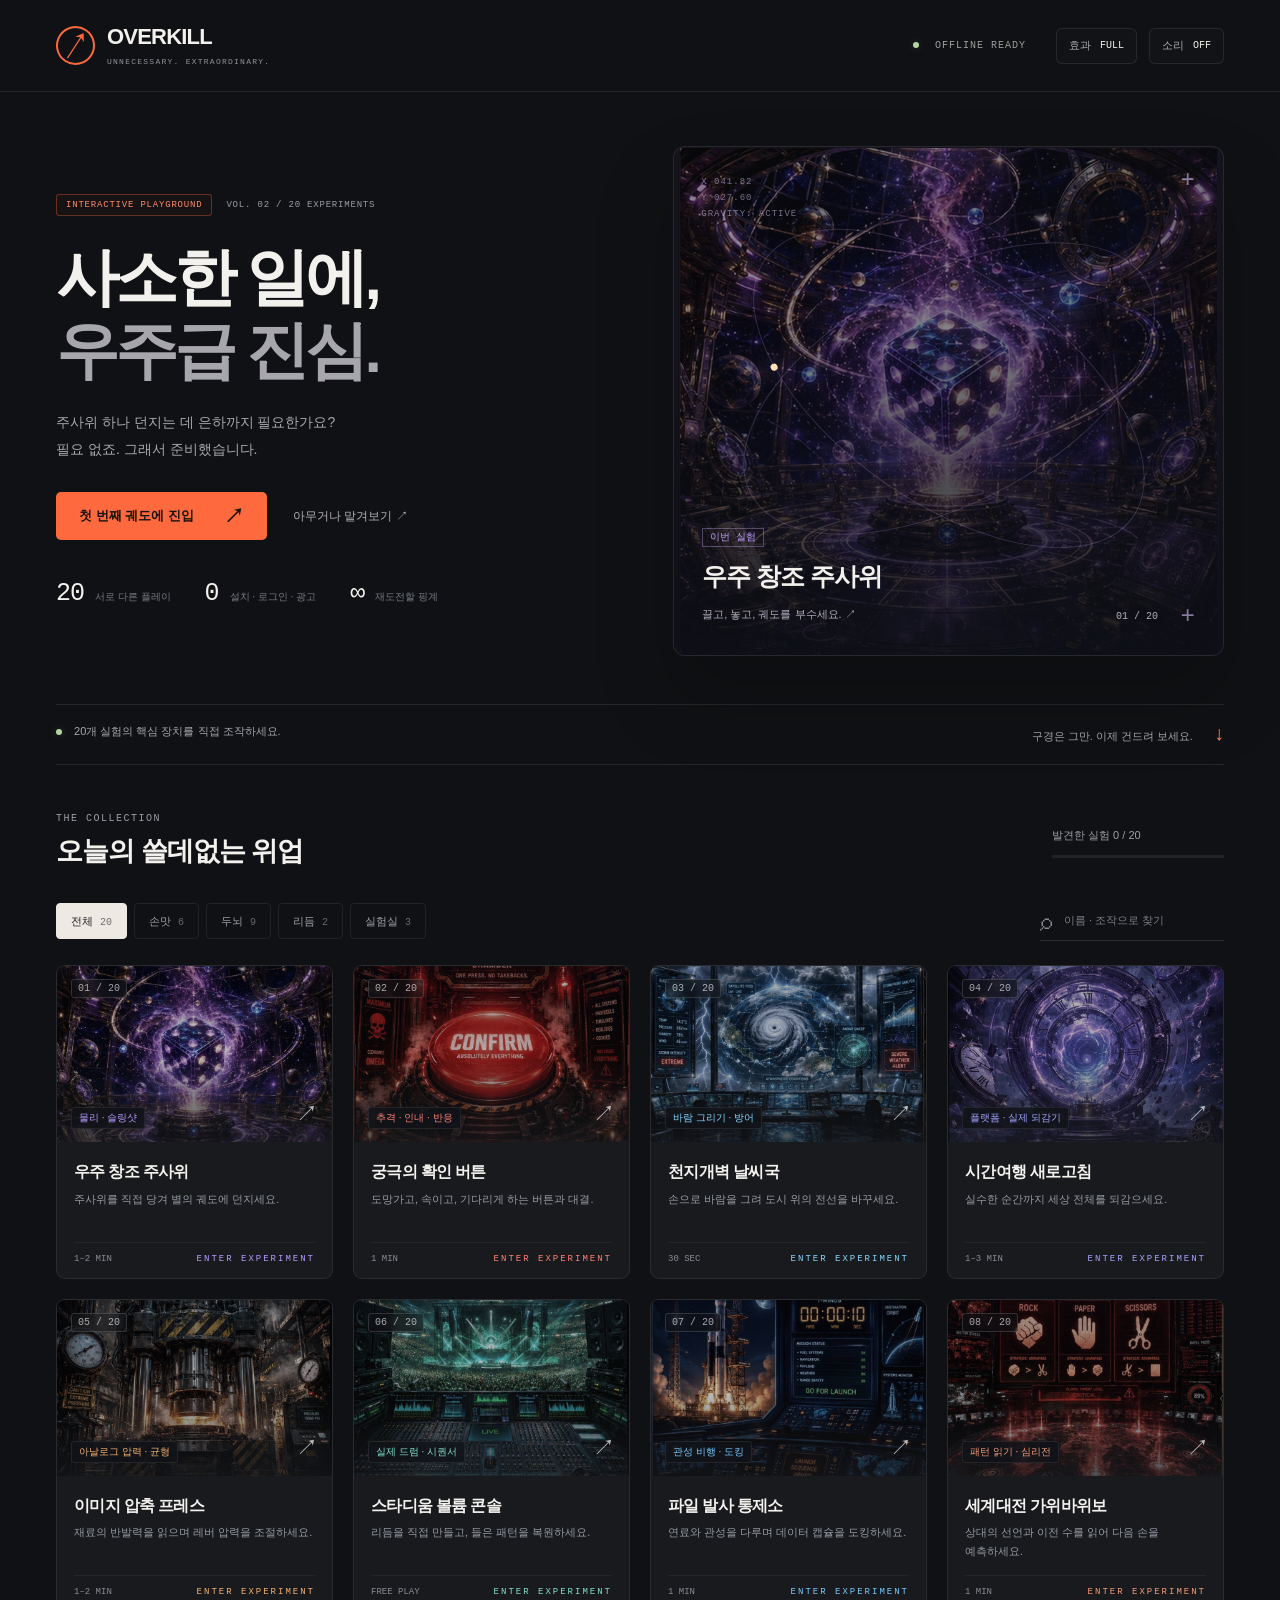
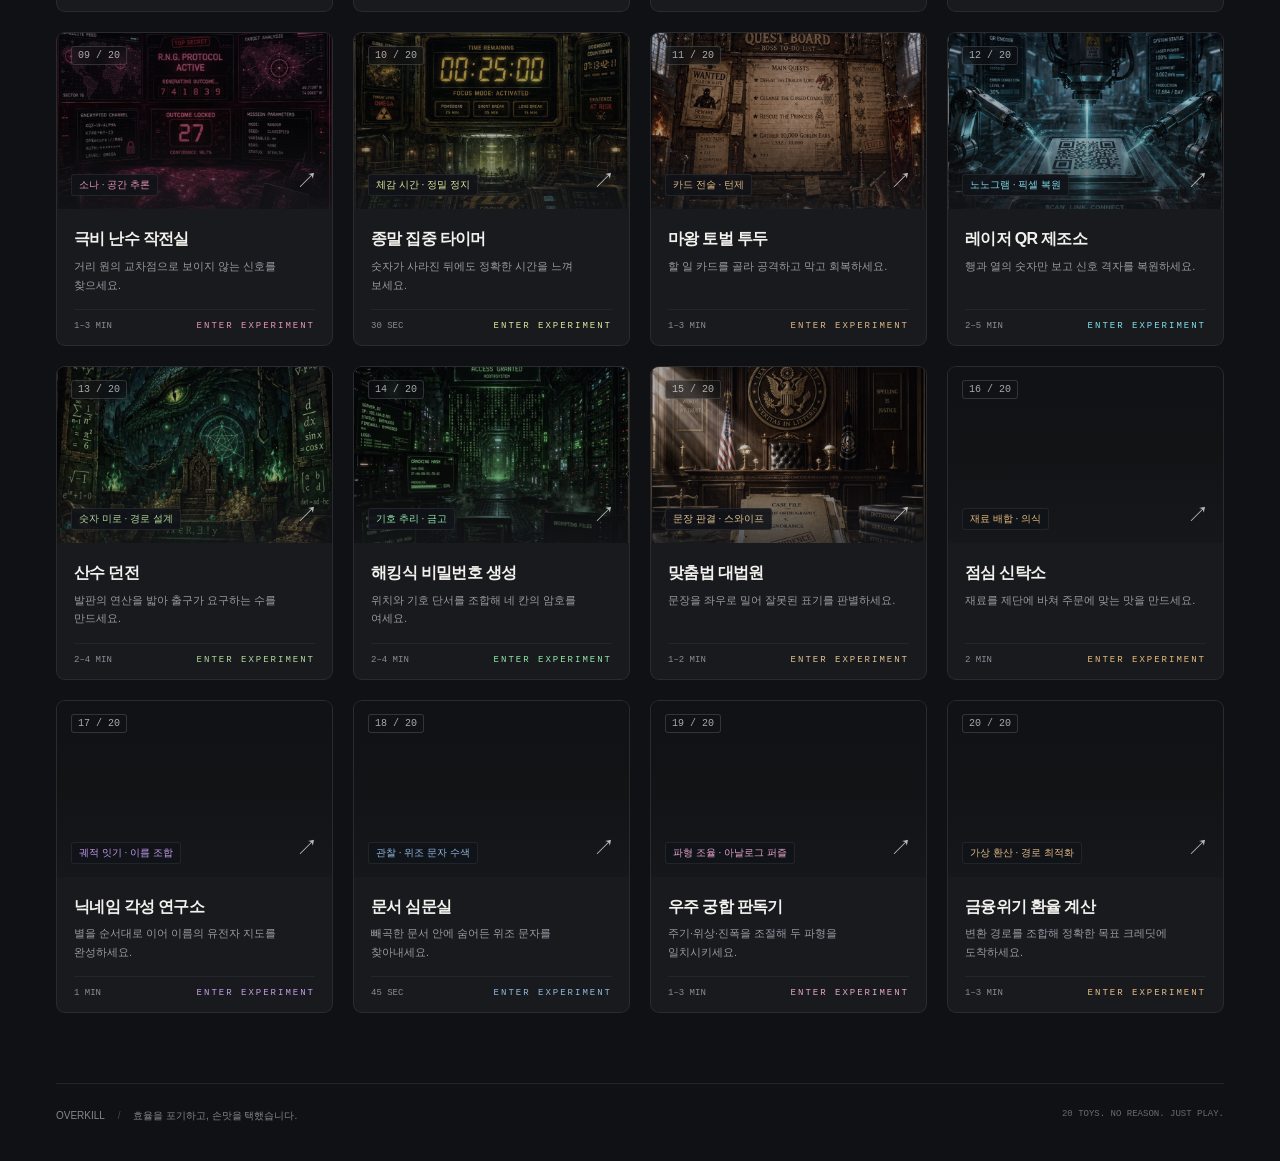
<file: index.html>
<!doctype html>
<html lang="ko">
<head>
<meta charset="utf-8"><meta name="viewport" content="width=device-width, initial-scale=1, viewport-fit=cover">
<meta name="theme-color" content="#101114"><meta name="description" content="사소한 일에 우주급 진심. 서로 다른 조작으로 직접 움직이는 20개의 과잉 설계 오락실.">
<title>OVERKILL — 쓸데없이 거대한 오락실</title>
<link rel="stylesheet" href="assets/arcade.css">
</head>
<body>
<a class="skip-link" href="#catalog">실험 목록으로</a>
<header class="site-header" id="siteHeader">
 <a class="brand" href="#" aria-label="오버킬 오락실 홈"><span class="brand-symbol">O<span>↗</span></span><span>OVERKILL<small>UNNECESSARY. EXTRAORDINARY.</small></span></a>
 <nav class="header-actions" aria-label="환경 설정"><span class="offline"><i></i> OFFLINE READY</span><button class="icon-btn" id="motionToggle" aria-pressed="false" title="효과 줄이기">효과 <b>FULL</b></button><button class="icon-btn" id="soundToggle" aria-pressed="false" title="소리 켜기">소리 <b>OFF</b></button></nav>
</header>
<main id="home">
 <section class="hero">
  <div class="hero-copy"><div class="eyebrow"><span class="pill">INTERACTIVE PLAYGROUND</span><span>VOL. 02 / 20 EXPERIMENTS</span></div>
   <h1>사소한 일에,<br><span>우주급 진심.</span></h1>
   <p>주사위 하나 던지는 데 은하까지 필요한가요?<br>필요 없죠. 그래서 준비했습니다.</p>
   <div class="hero-actions"><button class="primary" data-open="dice">첫 번째 궤도에 진입 <span>↗</span></button><button class="text-btn" id="surprise">아무거나 맡겨보기 ↗</button></div>
   <div class="hero-spec"><div><b>20</b><span>서로 다른 플레이</span></div><div><b>0</b><span>설치 · 로그인 · 광고</span></div><div><b>∞</b><span>재도전할 핑계</span></div></div>
  </div>
  <button class="hero-art" data-open="dice" aria-label="우주 창조 주사위 플레이"><img src="assets/scenes/dice.webp" alt="보랏빛 궤도와 주사위가 떠 있는 우주 관측실" fetchpriority="high"><div class="hero-art-shade"></div><div class="orbit orbit-one"></div><div class="orbit orbit-two"></div><span class="art-cross cross-a">+</span><span class="art-cross cross-b">+</span><span class="art-coordinate">X 041.82<br>Y 027.60<br>GRAVITY: ACTIVE</span><div class="hero-sticker"><span>이번 실험</span><strong>우주 창조 주사위</strong><small>끌고, 놓고, 궤도를 부수세요. ↗</small></div><span class="art-index">01 / 20</span></button>
 </section>
 <div class="manifesto"><span><i></i> 20개 실험의 핵심 장치를 직접 조작하세요.</span><span>구경은 그만. 이제 건드려 보세요. <b>↓</b></span></div>
 <section class="collection" id="catalog" aria-labelledby="collectionTitle"><div class="section-title"><div><div class="eyebrow">THE COLLECTION</div><h2 id="collectionTitle">오늘의 쓸데없는 위업</h2></div><div class="collection-progress"><span id="progressText">발견한 실험 0 / 20</span><div><i id="progressBar"></i></div></div></div>
  <div class="catalog-toolbar"><div class="filters" role="group" aria-label="게임 분류" id="filters"></div><label class="search"><span>⌕</span><input id="gameSearch" type="search" placeholder="이름 · 조작으로 찾기" aria-label="게임 검색"></label></div>
  <div id="gameGrid" class="game-grid"></div><p id="emptySearch" class="empty-search" hidden>해당하는 실험이 없습니다. 다른 이름이나 조작으로 검색하세요.</p>
 </section>
 <footer class="site-footer"><span class="footer-brand">OVERKILL<span> / </span>효율을 포기하고, 손맛을 택했습니다.</span><span>20 TOYS. NO REASON. JUST PLAY.</span></footer>
</main>
<section id="gameView" hidden aria-label="게임 화면"></section>
<div id="toast" role="status" aria-live="polite"></div>
<noscript><p class="no-script">이 오락실은 JavaScript를 사용합니다. 브라우저에서 JavaScript를 켠 후 다시 열어 주세요.</p></noscript>
<script src="assets/js/core.js"></script>
<script src="assets/js/games-physics.js"></script>
<script src="assets/js/games-mind.js"></script>
<script src="assets/js/games-lab.js"></script>
<script src="assets/js/main.js"></script>
</body></html>
</file>
<file: assets/arcade.css>
:root{color-scheme:dark;--bg:#101114;--panel:#17191d;--line:#ffffff16;--ink:#f3f1ed;--muted:#9b9da4;--orange:#ff693e;--accent:#bd9bff;--body:-apple-system,BlinkMacSystemFont,"Segoe UI","Apple SD Gothic Neo","Malgun Gothic",sans-serif;--mono:ui-monospace,SFMono-Regular,Consolas,monospace}
*{box-sizing:border-box}html{scroll-behavior:smooth}body{margin:0;background:var(--bg);color:var(--ink);font-family:var(--body);font-size:15px;line-height:1.6;-webkit-font-smoothing:antialiased}button,input,select,textarea{font:inherit}button,a,input,select,textarea{-webkit-tap-highlight-color:transparent}button{cursor:pointer;color:inherit}button:disabled{opacity:.4;cursor:not-allowed}button{border:0}a{color:inherit;text-decoration:none}button:focus-visible,a:focus-visible,input:focus-visible,canvas:focus-visible,summary:focus-visible,textarea:focus-visible{outline:2px solid var(--accent);outline-offset:4px}button:active:not(:disabled){transform:translateY(1px)}[hidden]{display:none!important}::selection{background:#ff693e;color:#101114}.skip-link{position:fixed;top:-80px;background:var(--orange);color:#101114;padding:10px 24px;z-index:100}.skip-link:focus{top:0}.site-header{height:92px;max-width:1536px;margin:auto;padding:0 56px;display:flex;align-items:center;justify-content:space-between;border-bottom:1px solid var(--line)}.brand{display:flex;gap:12px;align-items:center;font-weight:900;font-size:22px;letter-spacing:-.8px;line-height:1.1}.brand-symbol{display:grid;place-items:center;border:2px solid var(--orange);border-radius:50%;color:var(--orange);width:39px;height:39px;font-size:0;transform:rotate(-12deg)}.brand-symbol span{font-size:33px;font-weight:500;line-height:1}.brand small{display:block;font:8px var(--mono);letter-spacing:1.25px;margin-top:7px;color:#929399}.header-actions{display:flex;align-items:center;gap:12px}.offline{font:10px var(--mono);color:#9ca09a;margin-right:18px;letter-spacing:1px}.offline i,.manifesto i{display:inline-block;width:6px;height:6px;background:#b6d4a0;border-radius:50%;margin-right:9px;box-shadow:0 0 10px #b6d4a033}.icon-btn{height:36px;padding:0 12px;border:1px solid var(--line);border-radius:6px;background:#ffffff03;color:#adaeb2;font-size:11px;display:flex;gap:9px;align-items:center;white-space:nowrap}.icon-btn b{font:10px var(--mono);color:var(--ink)}.icon-btn:hover{border-color:#ffffff50}.icon-btn[aria-pressed=true]{background:#ffffff0b;border-color:#ffffff35}#home{max-width:1536px;margin:auto;padding:0 56px}.hero{display:grid;grid-template-columns:1.03fr 1fr;min-height:605px;align-items:center;gap:50px;padding:54px 0 48px}.eyebrow{font:10px var(--mono);letter-spacing:1.5px;color:#9b9da4}.hero .eyebrow{display:flex;gap:14px;align-items:center;font-size:9px;letter-spacing:.8px}.pill{display:inline-flex;border:1px solid #ff693e55;background:#ff693e08;color:#ff8a65;padding:5px 9px;font:9px var(--mono);letter-spacing:.8px;border-radius:3px}.hero h1{font-weight:850;font-size:clamp(40px,4.9vw,76px);letter-spacing:-4px;line-height:1.17;margin:25px 0 22px}.hero h1 span{color:#a7a6ad}.hero p{color:#a8a7ad;font-size:14px;line-height:1.9;margin:0}.hero-actions{display:flex;gap:20px;align-items:center;margin:30px 0 39px}.primary{display:inline-flex;align-items:center;justify-content:center;gap:30px;border-radius:5px;background:var(--orange);color:#18120d;min-height:48px;padding:13px 23px;font-weight:750;font-size:13px;transition:background .15s}.primary:hover{background:#ff865b}.primary span{font-size:20px;line-height:1}.text-btn{background:none;color:#b2b0b1;font-size:12px;min-height:44px}.text-btn:hover{color:white}.hero-spec{display:flex;gap:34px}.hero-spec>div{display:flex;gap:11px;align-items:baseline}.hero-spec b{font:25px var(--mono);letter-spacing:-1px}.hero-spec span{font-size:10px;color:#777b83}.hero-art{position:relative;display:block;background:#17141d;border:1px solid #ffffff14;aspect-ratio:1.08;overflow:hidden;border-radius:12px;text-align:left;isolation:isolate;box-shadow:0 40px 80px #0003}.hero-art>img{width:100%;height:100%;object-fit:cover;opacity:.7;filter:saturate(.7);transition:transform 1s,filter .6s}.hero-art:hover>img{transform:scale(1.06);filter:saturate(1.1)}.hero-art-shade{position:absolute;inset:0;background:linear-gradient(180deg,#0d10161a 35%,#0e1017e6 100%),linear-gradient(90deg,#0b0b141f,#11111a55)}.art-coordinate{position:absolute;top:27px;left:27px;color:#ded3fd85;font:9px/1.8 var(--mono);letter-spacing:1px}.art-cross{position:absolute;color:#d8c3ff99;font:24px var(--mono)}.cross-a{right:28px;top:20px}.cross-b{right:28px;bottom:25px}.hero-sticker{position:absolute;left:28px;bottom:30px}.hero-sticker>span{color:#bc9cfa;font:10px var(--mono);border:1px solid #d3b4ff55;padding:3px 7px}.hero-sticker strong{display:block;font-size:25px;font-weight:700;letter-spacing:-1px;margin:9px 0 5px}.hero-sticker small{font-size:11px;color:#b3adbd}.art-index{position:absolute;bottom:33px;right:65px;font:10px var(--mono);color:#b3adbd}.orbit{position:absolute;left:9%;top:25%;width:82%;height:45%;border:1px solid #d4b4ff30;border-radius:50%;pointer-events:none}.orbit-one{transform:rotate(-28deg);animation:orbit 35s linear infinite}.orbit-two{transform:rotate(35deg)}.orbit-one:after{content:"";display:block;width:7px;height:7px;border-radius:50%;background:#ffe1b7;margin-left:17%;margin-top:2%;box-shadow:0 0 20px #c299ff}.manifesto{display:flex;justify-content:space-between;border-block:1px solid var(--line);padding:18px 0;font-size:11px;color:#a7a8ae}.manifesto b{font-size:20px;line-height:1;margin-left:18px;color:#ff8259}.collection{padding:48px 0 70px}.section-title{display:flex;align-items:center;justify-content:space-between;margin-bottom:29px}h2{font-size:27px;letter-spacing:-1px;margin:6px 0 0;font-weight:720}.collection-progress{font-size:11px;color:#9f9da4;width:172px}.collection-progress>div{height:3px;background:#ffffff12;margin-top:10px}.collection-progress i{display:block;height:100%;background:#ff7951;width:0;transition:width .4s}.catalog-toolbar{display:flex;justify-content:space-between;align-items:center;gap:20px;margin-bottom:24px}.filters{display:flex;gap:7px;flex-wrap:wrap}.filter{min-height:36px;background:transparent;border:1px solid #ffffff13;border-radius:4px;padding:7px 14px;font-size:11px;color:#9da0a6}.filter span{font:10px var(--mono);margin-left:7px;opacity:.6}.filter[aria-pressed=true]{background:#eeeae3;color:#1c1d20;border-color:#eeeae3}.filter:hover:not([aria-pressed=true]){background:#ffffff08;color:#eee}.search{display:flex;align-items:center;gap:12px;color:#898990;border-bottom:1px solid #ffffff1d}.search>span{font-size:24px}.search input{background:none;border:0;width:160px;font-size:11px;padding:8px 0;color:#eee}.search input::placeholder{color:#7c7e87}.game-grid{display:grid;grid-template-columns:repeat(4,minmax(0,1fr));gap:20px}.game-card{background:#181a1e;border:1px solid #ffffff13;border-radius:9px;overflow:hidden;text-align:left;padding:0;position:relative;transition:transform .2s,border-color .2s,box-shadow .2s}.game-card:hover{transform:translateY(-5px);border-color:color-mix(in srgb,var(--card-accent) 50%,transparent);box-shadow:0 15px 30px #0003}.card-image{height:176px;position:relative;background:#121315;overflow:hidden}.card-image img{width:100%;height:100%;object-fit:cover;object-position:center 42%;opacity:.74;filter:saturate(.62);transition:transform .7s,opacity .4s,filter .4s}.game-card:hover img{opacity:.98;filter:saturate(1.1);transform:scale(1.06)}.card-image:after{content:"";position:absolute;inset:0;background:linear-gradient(180deg,#060a1626,#14171c00 50%,#17191daa)}.card-number{position:absolute;top:13px;left:14px;z-index:1;font:10px var(--mono);color:#eeedf0b0;border:1px solid #ffffff25;background:#10121780;padding:3px 6px;border-radius:3px;backdrop-filter:blur(5px)}.card-type{position:absolute;bottom:13px;left:14px;z-index:1;font-size:10px;color:var(--card-accent);background:#111319dd;border:1px solid #ffffff13;padding:2px 7px;border-radius:3px}.card-go{position:absolute;bottom:11px;right:14px;z-index:1;color:white;font-size:22px;opacity:.7}.card-content{padding:17px 17px 14px}.card-content h3{font-size:16px;font-weight:680;letter-spacing:-.7px;margin:0 0 5px}.card-content p{font-size:11px;color:#979aa2;line-height:1.7;margin:0;min-height:38px;word-break:keep-all}.card-bottom{display:flex;justify-content:space-between;align-items:center;border-top:1px solid #ffffff0c;margin-top:14px;padding-top:11px;font:9px var(--mono);color:#898c93}.card-medals{color:var(--card-accent);letter-spacing:2px}.empty-search{text-align:center;color:#999;padding:60px}.site-footer{padding:25px 0 38px;border-top:1px solid var(--line);display:flex;justify-content:space-between;font:9px var(--mono);color:#666b74}.footer-brand{font-family:var(--body);font-size:10px;color:#85878c}.footer-brand span{padding:0 10px;color:#444}
/* Runtime shell. Each scene owns its art, rules, inputs and rendering. */
body.playing .site-header{height:70px;padding:0 28px;max-width:none}body.playing .brand{font-size:17px}body.playing .brand-symbol{width:31px;height:31px}body.playing .brand-symbol span{font-size:26px}body.playing .brand small{display:none}.game-shell{max-width:1480px;margin:auto;padding:22px 34px 30px;--accent:#bd9bff}.game-breadcrumb{display:flex;align-items:center;justify-content:space-between;gap:12px;margin-bottom:18px}.back-btn{background:none;padding:8px 0;font-size:12px;color:#b7b9bf;min-height:40px}.back-btn:hover{color:white}.session-meta{display:flex;align-items:center;gap:18px;color:#797f8a;font:10px var(--mono)}.session-meta b{color:var(--accent);font-weight:400}.game-heading{display:flex;justify-content:space-between;gap:22px;align-items:flex-end;margin-bottom:23px}.game-heading h1{font-size:29px;letter-spacing:-1.2px;line-height:1.2;margin:6px 0 7px;font-weight:730}.game-heading p{color:#969ba6;margin:0;font-size:12px}.game-heading .eyebrow{font-size:9px;color:var(--accent)}.metrics{display:flex;gap:34px;text-align:right}.metric{min-width:73px}.metric small{display:block;font:9px var(--mono);letter-spacing:1px;color:#7e8591;margin-bottom:3px}.metric strong{font:25px var(--mono);color:#eeeeed;line-height:1.2}.metric:first-child strong{color:var(--accent)}.play-layout{display:grid;grid-template-columns:minmax(0,1fr) 242px;gap:18px;align-items:start}.arena-wrap{min-width:0}.arena{position:relative;aspect-ratio:1000/620;overflow:hidden;border:1px solid #ffffff1a;border-radius:9px;background:#0c0e15;isolation:isolate;box-shadow:0 18px 50px #0003}.arena-art{position:absolute;inset:0;width:100%;height:100%;object-fit:cover;opacity:.86;filter:saturate(.85) brightness(.72);pointer-events:none}.arena:after{content:"";position:absolute;inset:0;pointer-events:none;background:linear-gradient(180deg,transparent 80%,#07091033);border-radius:inherit;z-index:2}.game-canvas{display:block;width:100%;height:100%;position:relative;z-index:1;touch-action:none;user-select:none;-webkit-user-select:none}.arena-dom{position:absolute;inset:0;z-index:3;pointer-events:none}.arena-dom>*{pointer-events:auto}.arena-topline{position:absolute;left:17px;right:17px;top:13px;z-index:4;display:flex;justify-content:space-between;pointer-events:none;font:8px var(--mono);letter-spacing:1.4px;color:#a7b6c780}.arena-live{display:inline-flex;align-items:center;gap:6px}.arena-live:before{content:"";width:4px;height:4px;border-radius:50%;background:var(--accent)}.game-side{background:#171a20;border:1px solid #ffffff13;border-radius:9px;overflow:hidden}.side-section{padding:19px 18px;border-bottom:1px solid #ffffff0c}.side-section:last-child{border:0}.side-label{display:block;color:#717986;font:9px var(--mono);letter-spacing:1.5px;margin-bottom:12px}.objective-title{font-size:14px;line-height:1.55;font-weight:650;word-break:keep-all;margin:0 0 9px}.objective-text{font-size:11px;line-height:1.85;color:#9ba4b0;margin:0;word-break:keep-all}.game-controls{display:flex;flex-direction:column;gap:9px}.control-row{display:flex;gap:7px;align-items:center}.game-controls button,.game-controls select,.game-controls input:not([type=range]):not([type=file]),.control-btn{background:#ffffff06;border:1px solid #ffffff1a;color:#d2d8e0;border-radius:5px;min-height:40px;padding:9px 12px;font-size:11px}.game-controls button:hover,.control-btn:hover{background:#ffffff10;border-color:#ffffff35}.game-controls .action{background:color-mix(in srgb,var(--accent) 16%,#13161d);color:var(--accent);border-color:color-mix(in srgb,var(--accent) 38%,transparent);font-weight:650}.game-controls .action:hover{background:color-mix(in srgb,var(--accent) 26%,#13161d)}.game-controls .control-row>*{flex:1;min-width:0}.game-controls label{display:flex;justify-content:space-between;font-size:10px;color:#a5adb9;gap:5px;flex-wrap:wrap}.game-controls input{width:100%;min-width:0}.game-controls input[type=range]{accent-color:var(--accent);height:28px;cursor:pointer;touch-action:pan-x}.game-controls textarea{width:100%;resize:vertical;min-height:60px;background:#080b1280;color:#d4dce7;border:1px solid #ffffff20;border-radius:5px;font-size:11px;padding:8px}.game-controls .help{color:#7e8999;font-size:10px;line-height:1.7;margin:0}.key-help{display:flex;gap:6px;flex-wrap:wrap;color:#7b8795;font-size:10px;line-height:1.8}.key-help kbd{font:10px var(--mono);padding:2px 5px;border:1px solid #ffffff1a;border-bottom-width:2px;border-radius:3px;color:#b4bdc9;margin-right:2px}.side-record{display:flex;justify-content:space-between;font:11px var(--mono);color:#8995a6}.side-record strong{color:var(--accent)}.status-bar{min-height:48px;display:flex;align-items:center;gap:13px;padding:11px 16px;border:1px solid #ffffff10;background:#15181e;border-radius:6px;margin-top:10px;font-size:11px;color:#aeb8c7}.status-bar i{width:5px;height:5px;flex:none;background:var(--accent);border-radius:50%}.status-bar .status-label{font:8px var(--mono);letter-spacing:1px;color:#657183;border-right:1px solid #ffffff15;padding-right:13px}.status-text{line-height:1.6}.underbar{display:flex;align-items:center;justify-content:space-between;gap:15px;margin-top:15px;font-size:10px;color:#68717f}.underbar .text-btn{font-size:10px;color:#8c98a8;min-height:30px}.underbar .hint{max-width:65%}.game-shell .eyebrow .n{color:#6f7886;margin-right:12px}.progress-line{background:#ffffff0b;height:3px;margin-top:15px;border-radius:2px;overflow:hidden}.progress-line>i{display:block;height:100%;width:0;background:var(--accent);transition:width .25s}.touch-buttons{display:flex;gap:7px}.touch-buttons button{touch-action:none;flex:1;font-size:18px;min-height:46px;user-select:none}.result-shade,.pause-shade{position:absolute;inset:0;z-index:8;background:#090d17c7;backdrop-filter:blur(12px);display:flex;align-items:center;justify-content:center;padding:22px}.result-card{width:min(410px,100%);padding:30px 32px;border-radius:12px;background:linear-gradient(145deg,#202431,#121720);border:1px solid #ffffff24;box-shadow:0 30px 100px #0008;text-align:center;animation:result-in .35s ease-out}.result-card .result-label{font:9px var(--mono);color:var(--accent);letter-spacing:2px}.result-card h2{font-size:25px;letter-spacing:-1px;margin:13px 0 6px}.result-card p{font-size:12px;color:#99a5b9;line-height:1.9;word-break:keep-all}.result-score{font:52px var(--mono);letter-spacing:-3px;line-height:1.3;margin-top:10px}.result-stars{font-size:22px;letter-spacing:10px;color:var(--accent);padding-left:10px}.result-actions{display:flex;gap:9px;margin-top:21px}.result-actions button{flex:1;min-height:42px;border-radius:5px;font-size:12px;background:#ffffff0a;border:1px solid #ffffff1b}.result-actions button:first-child{background:var(--accent);color:#151820;font-weight:700;border-color:var(--accent)}.result-extra{margin-top:12px}.result-extra button{background:#ffffff09;border:1px solid #ffffff24;color:var(--accent);padding:9px 15px;border-radius:5px;font-size:11px}.utility{font-size:11px;color:#b0bcc9}.utility summary{cursor:pointer;color:#b0bcc9;font-size:11px;min-height:35px;display:flex;align-items:center}.utility summary:before{content:"+";margin-right:8px;font:15px var(--mono)}.utility[open] summary:before{content:"−"}.utility input[type=file]{font-size:10px;padding:6px 0;max-width:100%}.utility output{display:block;font-size:10px;overflow-wrap:anywhere;line-height:1.7;color:#9aaaba;padding:8px 0}.utility button{width:100%;margin-top:6px}.code-output{font:12px/1.8 var(--mono);padding:9px;border:1px solid #ffffff18;background:#080a10;border-radius:5px;overflow-wrap:anywhere;user-select:all}.arena-dom .sequencer{position:absolute;inset:32% 5% 7%;display:grid;grid-template-rows:repeat(4,1fr);gap:9px;pointer-events:auto}.seq-row{display:grid;grid-template-columns:58px repeat(8,1fr);gap:8px;align-items:center}.seq-label{font:10px var(--mono);color:#8fadaf}.seq-step{border-radius:5px;height:100%;background:#142529;border:1px solid #42656866;position:relative;min-width:0;transition:background .1s,border .1s}.seq-step[aria-pressed=true]{background:#66e4c555;border-color:#8dffe5;box-shadow:inset 0 -3px 0 #4ab79d55}.seq-step.playhead{outline:2px solid #f4e8bd;outline-offset:2px}.seq-step.target-peek{background:#8fa8dc44;border-color:#a9bdff}.seq-step small{font:8px var(--mono);color:#93b7b477}.seq-row:nth-child(2) .seq-step[aria-pressed=true]{background:#edb78166;border-color:#ffc28f}.seq-row:nth-child(3) .seq-step[aria-pressed=true]{background:#9e98ee66;border-color:#c1baff}.seq-row:nth-child(4) .seq-step[aria-pressed=true]{background:#8fce9566;border-color:#b3ffc6}#toast{position:fixed;bottom:25px;left:50%;transform:translate(-50%,15px);background:#e9e8e2;color:#16181c;box-shadow:0 10px 40px #0005;padding:12px 22px;max-width:90%;border-radius:7px;font-size:12px;z-index:50;opacity:0;transition:opacity .2s,transform .2s;pointer-events:none}#toast.show{opacity:1;transform:translate(-50%,0)}.no-script{padding:40px}.reduced *{scroll-behavior:auto!important}.reduced .orbit{animation:none}.reduced .game-card,.reduced .hero-art>img,.reduced .result-card{animation:none;transition:none}.reduced .game-card:hover{transform:none}@keyframes orbit{from{transform:rotate(-28deg)}to{transform:rotate(332deg)}}@keyframes result-in{from{opacity:0;transform:translateY(10px) scale(.98)}to{opacity:1;transform:none}}
@media(min-width:1450px){.card-image{height:210px}.hero{min-height:650px}.game-shell{padding-top:19px}.game-heading{margin-bottom:20px}}
@media(max-width:1100px){.site-header{padding:0 32px}#home{padding:0 32px}.hero{gap:28px;min-height:540px}.hero h1{letter-spacing:-3px;font-size:53px}.hero .eyebrow>span:last-child{display:none}.hero-actions{gap:12px}.hero-actions .text-btn{font-size:10px}.hero-spec{gap:20px}.hero-spec>div{display:block}.hero-spec span{display:block}.hero-spec b{font-size:24px}.game-grid{grid-template-columns:repeat(3,minmax(0,1fr))}.play-layout{grid-template-columns:minmax(0,1fr) 210px;gap:13px}.game-shell{padding:14px 22px 24px}.side-section{padding:15px 14px}.metrics{gap:23px}.game-heading h1{font-size:24px}.game-heading p{max-width:440px}.game-heading{align-items:center}.metric strong{font-size:21px}.game-controls button{padding:8px;min-height:37px}.objective-title{font-size:12px}.objective-text{font-size:10px}.arena-topline{font-size:7px}.result-card{padding:22px 28px}.result-score{font-size:40px}.result-card h2{font-size:22px}.result-card p{font-size:11px}}
@media(max-width:780px){.site-header{height:73px;padding:0 22px}.brand{font-size:19px}.brand small{font-size:6px}.brand-symbol{width:31px;height:31px}.brand-symbol span{font-size:26px}.offline{display:none}.header-actions{gap:7px}.icon-btn{font-size:10px;padding:0 8px;gap:5px;min-height:36px}#home{padding:0 22px}.hero{gap:18px;padding:35px 0 30px;min-height:430px}.hero h1{font-size:40px;letter-spacing:-2.5px;margin:19px 0}.hero p{font-size:12px;word-break:keep-all}.hero-actions{display:block;margin:22px 0}.hero-actions .text-btn{display:block;font-size:11px}.primary{font-size:11px;padding:10px 16px;min-height:42px}.hero-spec{gap:15px}.hero-spec span{font-size:8px}.hero-art{aspect-ratio:.8}.art-coordinate{left:18px;top:17px;font-size:7px}.hero-sticker{left:18px;bottom:20px}.hero-sticker strong{font-size:19px}.hero-sticker small{font-size:9px;display:block;max-width:170px}.art-index{display:none}.hero-sticker>span{font-size:8px}.manifesto{font-size:9px}.manifesto>span:last-child{font-size:9px}.collection{padding:34px 0 50px}h2{font-size:23px}.section-title{margin-bottom:20px}.collection-progress{width:128px;font-size:9px}.game-grid{gap:13px}.card-image{height:145px}.card-content{padding:12px}.card-content h3{font-size:14px}.card-content p{font-size:10px;min-height:35px}.card-bottom{font-size:8px}.filters{gap:5px}.filter{padding:6px 10px;font-size:10px}.search{display:none}.site-footer{display:block}.site-footer>span:last-child{display:block;margin-top:10px;font-size:8px}.play-layout{display:flex;flex-direction:column}.arena-wrap{width:100%}.game-side{width:100%;display:grid;grid-template-columns:1fr 1fr;align-items:start}.side-section{border-bottom:0}.side-section:nth-child(3),.side-section:nth-child(4){display:none}.side-section:nth-child(2){border-left:1px solid #ffffff0c}.game-controls{gap:7px}.game-heading h1{font-size:23px}.game-heading p{font-size:11px}.metric{min-width:45px}.metrics{gap:16px}.metric small{font-size:8px}.metric strong{font-size:20px}.underbar{margin-top:9px}.arena{min-height:0}.game-controls button{min-height:40px}.status-bar{font-size:10px}.game-heading{margin-bottom:16px}.game-breadcrumb{margin-bottom:10px}.session-meta{font-size:8px;gap:12px}.game-shell{padding:12px 18px 22px}.result-shade{padding:12px}.result-card{padding:16px 24px;max-width:360px}.result-label{font-size:8px!important}.result-card h2{font-size:21px;margin:8px 0 4px}.result-card p{margin:6px 0;line-height:1.6}.result-score{font-size:32px;margin-top:4px}.result-stars{font-size:18px}.result-actions{margin-top:12px}.result-actions button{min-height:39px}.result-extra{margin-top:8px}.result-extra button{padding:6px 12px}.seq-row{gap:5px;grid-template-columns:43px repeat(8,1fr)}.seq-label{font-size:8px}.arena-dom .sequencer{gap:6px}.seq-step small{font-size:7px}}
@media(max-width:520px){.site-header{padding:0 17px;height:68px}.brand small{display:none}.brand{font-size:17px;gap:8px}.brand-symbol{width:29px;height:29px}.hero{display:block;padding-top:34px}.hero h1{font-size:48px;line-height:1.17}.hero p{font-size:12px}.hero .eyebrow{font-size:8px}.hero-actions{display:flex;gap:19px;align-items:center;margin:25px 0 26px}.hero-actions .text-btn{font-size:10px}.hero-spec{display:flex;gap:28px}.hero-spec>div{display:flex;gap:7px}.hero-spec b{font-size:22px}.hero-spec span{font-size:8px}.hero-art{margin-top:30px;aspect-ratio:1.55;border-radius:8px}.hero-art>img{object-position:center 45%}.hero-sticker{bottom:21px;left:22px}.hero-sticker strong{font-size:22px}.hero-sticker small{max-width:none;font-size:10px}.art-coordinate{left:auto;right:20px;top:19px;text-align:right}.cross-a{display:none}.cross-b{font-size:20px;bottom:18px;right:18px}.manifesto{display:block;padding:15px 0}.manifesto>span{display:block;font-size:10px}.manifesto>span:last-child{display:none}.collection{padding-top:28px}h2{font-size:22px}.section-title{gap:12px;align-items:end}.section-title .eyebrow{font-size:8px}.collection-progress{width:97px;flex:none;font-size:8px}.catalog-toolbar{margin-bottom:17px}.filter{padding:6px 9px;font-size:10px;min-height:34px}.filter span{font-size:8px;margin-left:4px}.game-grid{grid-template-columns:repeat(2,minmax(0,1fr));gap:13px 11px}.card-image{height:136px}.card-number{font-size:8px;top:9px;left:10px}.card-type{font-size:8px;left:10px;bottom:10px}.card-content{padding:12px 10px 10px}.card-content h3{font-size:13px;letter-spacing:-.7px}.card-content p{font-size:9px;line-height:1.7;min-height:31px}.card-bottom{font-size:7px;padding-top:9px;margin-top:9px}.card-go{font-size:18px;right:10px;bottom:6px}.card-medals{letter-spacing:1px}.game-card:hover{transform:none}body.playing .site-header{height:57px;padding:0 14px}body.playing .brand{font-size:15px}body.playing .brand-symbol{width:26px;height:26px}.game-shell{padding:8px 11px 22px}.game-breadcrumb{margin-bottom:5px}.back-btn{font-size:10px;min-height:34px}.session-meta{font-size:7px;gap:8px}.session-meta>span:first-child{display:none}.game-heading{display:block;margin-bottom:12px}.game-heading .eyebrow{font-size:8px}.game-heading h1{font-size:25px;margin:6px 0}.game-heading p{font-size:10px;line-height:1.65;word-break:keep-all}.metrics{margin-top:13px;justify-content:space-between;gap:10px;border-top:1px solid #ffffff0e;padding-top:9px;text-align:left}.metric{display:flex;align-items:center;gap:10px}.metric small{font-size:7px;letter-spacing:.5px;margin:0}.metric strong{font-size:18px}.arena{border-radius:6px;aspect-ratio:1000/690}.game-canvas{height:100%}.arena-topline{left:10px;right:10px;top:8px;font-size:6px;letter-spacing:.8px}.status-bar{margin-top:7px;font-size:10px;padding:9px 10px;gap:8px;min-height:43px}.status-bar .status-label{display:none}.game-side{grid-template-columns:.9fr 1.1fr;border-radius:6px}.side-section{padding:13px 11px}.side-label{font-size:8px;margin-bottom:8px}.objective-title{font-size:11px}.objective-text{font-size:10px;line-height:1.8}.game-controls button{font-size:10px;min-height:42px;padding:7px}.game-controls .help{font-size:9px;line-height:1.7}.game-controls label{font-size:9px}.control-row{gap:4px}.game-controls .touch-buttons{gap:3px}.game-controls .touch-buttons button{font-size:15px;padding:4px}.underbar{font-size:9px;align-items:start}.underbar .hint{max-width:58%;font-size:9px}.underbar .text-btn{font-size:9px}.result-card{max-width:300px;padding:12px 18px}.result-card h2{font-size:18px;line-height:1.2}.result-card p{font-size:10px}.result-score{font-size:29px;line-height:1.2}.result-stars{font-size:16px;letter-spacing:8px}.result-actions{margin-top:8px}.result-actions button{font-size:10px;min-height:35px}.result-extra button{font-size:9px;min-height:30px}.result-shade{backdrop-filter:blur(6px);padding:8px}.arena-dom .sequencer{inset:30% 3% 6%;gap:6px}.seq-row{grid-template-columns:30px repeat(8,1fr);gap:4px}.seq-label{font-size:6px}.seq-step{border-radius:3px}.seq-step small{font-size:6px}.seq-step.playhead{outline-width:1px;outline-offset:1px}.utility output{font-size:9px}.utility summary{font-size:10px}}
@media(prefers-reduced-motion:reduce){html{scroll-behavior:auto}.orbit{animation:none}.game-card,.hero-art>img,.result-card{transition:none;animation:none}}

/* Quieter backplates keep analytical games legible without erasing their settings. */
.game-shell[data-game="counter"] .arena-art,.game-shell[data-game="spell"] .arena-art,.game-shell[data-game="qr"] .arena-art,.game-shell[data-game="password"] .arena-art{opacity:.35}.game-shell[data-game="volume"] .arena-art{opacity:.65}.game-shell[data-game="dice"] .arena-art,.game-shell[data-game="refresh"] .arena-art{filter:saturate(1.1) brightness(.82)}
/* Keep retry and export controls reachable in short landscape/mobile arenas. */
.result-card{max-height:100%;overflow:auto;overscroll-behavior:contain;scrollbar-width:thin}
</file>
